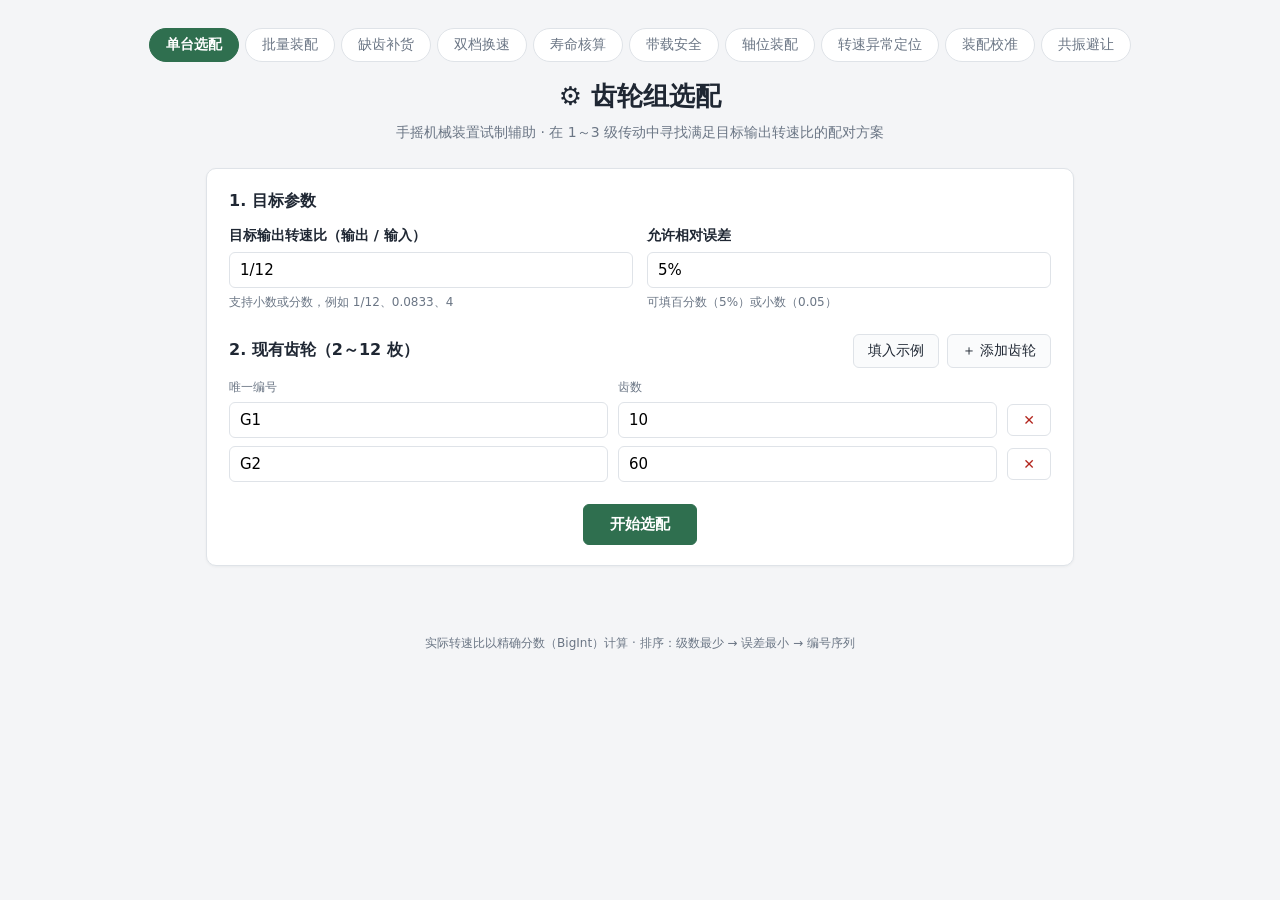
<file: public/index.html>
<!DOCTYPE html>
<html lang="zh-CN">
<head>
  <meta charset="UTF-8" />
  <meta name="viewport" content="width=device-width, initial-scale=1.0" />
  <title>齿轮组选配 · 手摇机械试制</title>
  <link rel="stylesheet" href="styles.css" />
</head>
<body>
  <header class="site-header">
    <nav class="top-nav">
      <a href="/" class="active">单台选配</a>
      <a href="/batch">批量装配</a>
      <a href="/procure">缺齿补货</a>
      <a href="/dual-speed">双档换速</a>
      <a href="/life">寿命核算</a>
      <a href="/torque">带载安全</a>
      <a href="/layout">轴位装配</a>
      <a href="/diagnose">转速异常定位</a>
      <a href="/phase-reset">装配校准</a>
      <a href="/resonance">共振避让</a>
    </nav>
    <h1>⚙️ 齿轮组选配</h1>
    <p class="subtitle">手摇机械装置试制辅助 · 在 1～3 级传动中寻找满足目标输出转速比的配对方案</p>
  </header>

  <main>
    <form id="search-form" class="card">
      <section>
        <h2>1. 目标参数</h2>
        <div class="grid two">
          <label class="field">
            <span>目标输出转速比（输出 / 输入）</span>
            <input id="target" name="target" value="1/12" placeholder="如 0.0833 或 1/12" required />
            <small>支持小数或分数，例如 1/12、0.0833、4</small>
          </label>
          <label class="field">
            <span>允许相对误差</span>
            <input id="tolerance" name="tolerance" value="5%" placeholder="如 5% 或 0.05" required />
            <small>可填百分数（5%）或小数（0.05）</small>
          </label>
        </div>
      </section>

      <section>
        <div class="section-head">
          <h2>2. 现有齿轮（2～12 枚）</h2>
          <div class="btn-row">
            <button type="button" id="btn-example" class="btn ghost">填入示例</button>
            <button type="button" id="btn-add" class="btn ghost">＋ 添加齿轮</button>
          </div>
        </div>
        <div class="gear-grid-head">
          <span>唯一编号</span><span>齿数</span><span></span>
        </div>
        <div id="gear-rows"></div>
      </section>

      <div class="actions">
        <button type="submit" class="btn primary">开始选配</button>
      </div>

      <p id="form-error" class="alert error" hidden></p>
    </form>

    <section id="result-panel" class="card" hidden>
      <div class="section-head">
        <h2>3. 选配结果</h2>
        <span id="result-summary" class="summary"></span>
      </div>
      <p id="no-solution" class="alert warn" hidden></p>
      <p id="truncated-note" class="muted" hidden></p>
      <div id="result-list"></div>
    </section>
  </main>

  <footer class="site-footer">
    <span>实际转速比以精确分数（BigInt）计算 · 排序：级数最少 → 误差最小 → 编号序列</span>
  </footer>

  <script src="app.js"></script>
</body>
</html>
</file>
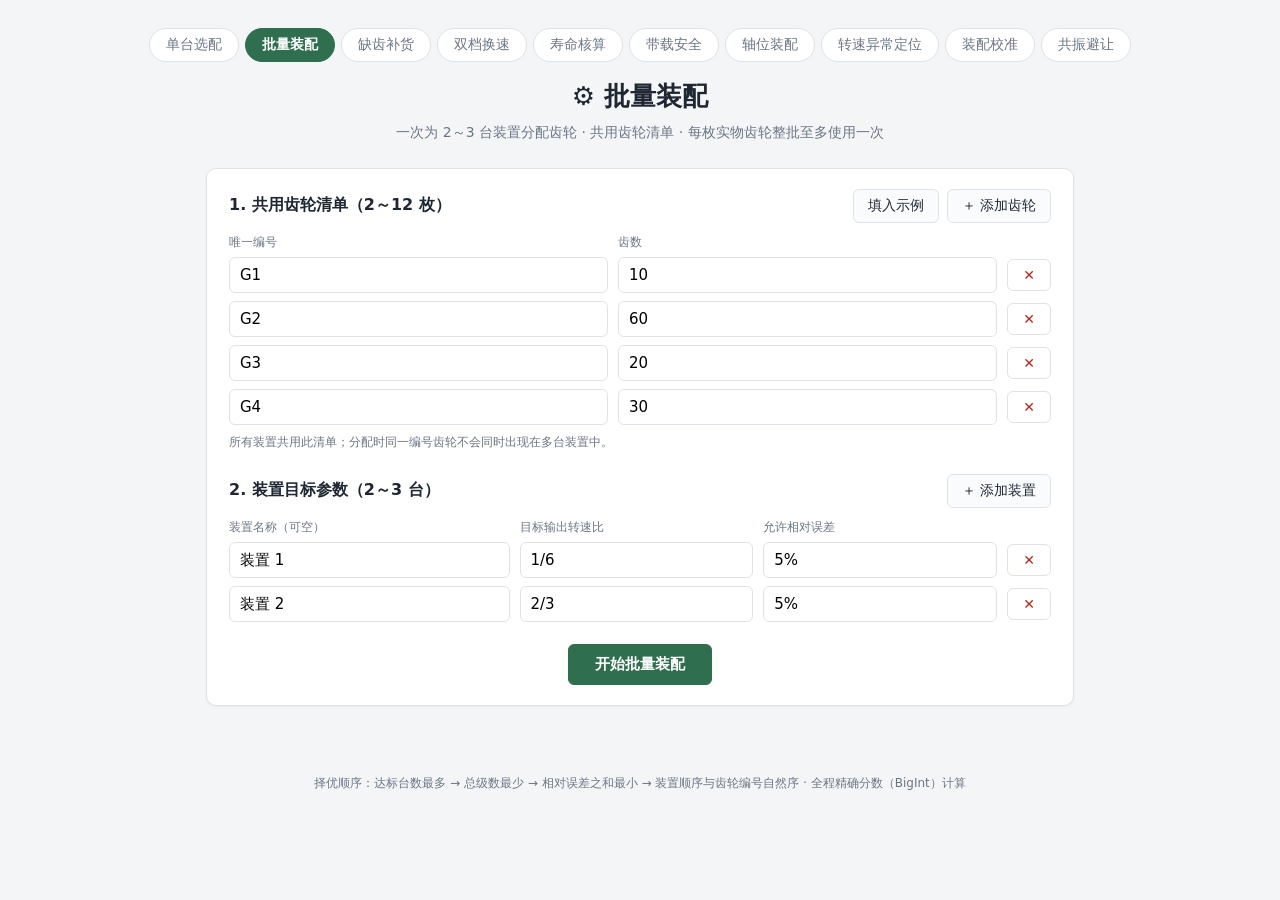
<file: public/batch.html>
<!DOCTYPE html>
<html lang="zh-CN">
<head>
  <meta charset="UTF-8" />
  <meta name="viewport" content="width=device-width, initial-scale=1.0" />
  <title>批量装配 · 齿轮组选配</title>
  <link rel="stylesheet" href="styles.css" />
</head>
<body>
  <header class="site-header">
    <nav class="top-nav">
      <a href="/">单台选配</a>
      <a href="/batch" class="active">批量装配</a>
      <a href="/procure">缺齿补货</a>
      <a href="/dual-speed">双档换速</a>
      <a href="/life">寿命核算</a>
      <a href="/torque">带载安全</a>
      <a href="/layout">轴位装配</a>
      <a href="/diagnose">转速异常定位</a>
      <a href="/phase-reset">装配校准</a>
      <a href="/resonance">共振避让</a>
    </nav>
    <h1>⚙️ 批量装配</h1>
    <p class="subtitle">一次为 2～3 台装置分配齿轮 · 共用齿轮清单 · 每枚实物齿轮整批至多使用一次</p>
  </header>

  <main>
    <form id="batch-form" class="card">
      <section>
        <div class="section-head">
          <h2>1. 共用齿轮清单（2～12 枚）</h2>
          <div class="btn-row">
            <button type="button" id="btn-example" class="btn ghost">填入示例</button>
            <button type="button" id="btn-add-gear" class="btn ghost">＋ 添加齿轮</button>
          </div>
        </div>
        <div class="gear-grid-head">
          <span>唯一编号</span><span>齿数</span><span></span>
        </div>
        <div id="gear-rows"></div>
        <p class="muted">所有装置共用此清单；分配时同一编号齿轮不会同时出现在多台装置中。</p>
      </section>

      <section>
        <div class="section-head">
          <h2>2. 装置目标参数（2～3 台）</h2>
          <div class="btn-row">
            <button type="button" id="btn-add-device" class="btn ghost">＋ 添加装置</button>
          </div>
        </div>
        <div class="device-grid-head">
          <span>装置名称（可空）</span><span>目标输出转速比</span><span>允许相对误差</span><span></span>
        </div>
        <div id="device-rows"></div>
      </section>

      <div class="actions">
        <button type="submit" class="btn primary">开始批量装配</button>
      </div>

      <p id="form-error" class="alert error" hidden></p>
    </form>

    <section id="result-panel" class="card" hidden>
      <div class="section-head">
        <h2>3. 批量分配结果</h2>
        <span id="result-summary" class="summary"></span>
      </div>
      <div id="device-results"></div>
      <div id="unused-panel" class="unused-panel">
        <h3>未使用齿轮（<span id="unused-count">0</span> 枚）</h3>
        <div id="unused-list" class="chip-list"></div>
      </div>
    </section>
  </main>

  <footer class="site-footer">
    <span>择优顺序：达标台数最多 → 总级数最少 → 相对误差之和最小 → 装置顺序与齿轮编号自然序 · 全程精确分数（BigInt）计算</span>
  </footer>

  <script src="batch.js"></script>
</body>
</html>
</file>
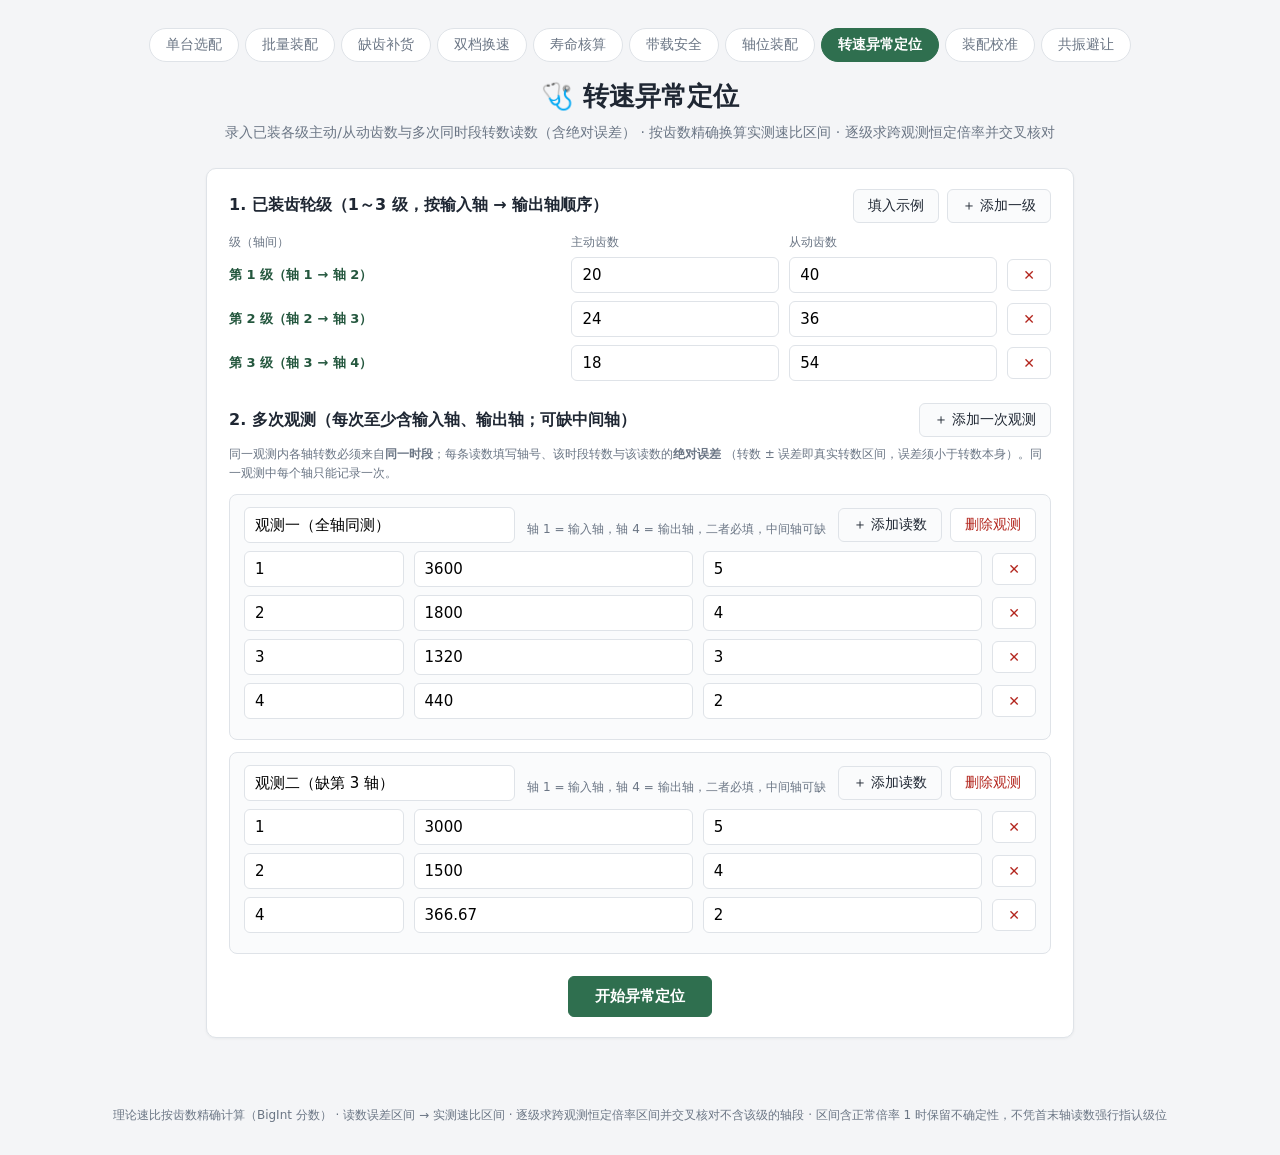
<file: public/diagnose.html>
<!DOCTYPE html>
<html lang="zh-CN">
<head>
  <meta charset="UTF-8" />
  <meta name="viewport" content="width=device-width, initial-scale=1.0" />
  <title>转速异常定位 · 齿轮组选配</title>
  <link rel="stylesheet" href="styles.css" />
</head>
<body>
  <header class="site-header">
    <nav class="top-nav">
      <a href="/">单台选配</a>
      <a href="/batch">批量装配</a>
      <a href="/procure">缺齿补货</a>
      <a href="/dual-speed">双档换速</a>
      <a href="/life">寿命核算</a>
      <a href="/torque">带载安全</a>
      <a href="/layout">轴位装配</a>
      <a href="/diagnose" class="active">转速异常定位</a>
      <a href="/phase-reset">装配校准</a>
      <a href="/resonance">共振避让</a>
    </nav>
    <h1>🩺 转速异常定位</h1>
    <p class="subtitle">录入已装各级主动/从动齿数与多次同时段转数读数（含绝对误差） · 按齿数精确换算实测速比区间 · 逐级求跨观测恒定倍率并交叉核对</p>
  </header>

  <main>
    <form id="diagnose-form" class="card">
      <section>
        <div class="section-head">
          <h2>1. 已装齿轮级（1～3 级，按输入轴 → 输出轴顺序）</h2>
          <div class="btn-row">
            <button type="button" id="btn-example" class="btn ghost">填入示例</button>
            <button type="button" id="btn-stage-add" class="btn ghost">＋ 添加一级</button>
          </div>
        </div>
        <div class="stage-grid-head">
          <span>级（轴间）</span><span>主动齿数</span><span>从动齿数</span><span></span>
        </div>
        <div id="stage-rows"></div>
      </section>

      <section>
        <div class="section-head">
          <h2>2. 多次观测（每次至少含输入轴、输出轴；可缺中间轴）</h2>
          <div class="btn-row">
            <button type="button" id="btn-obs-add" class="btn ghost">＋ 添加一次观测</button>
          </div>
        </div>
        <p class="muted">
          同一观测内各轴转数必须来自<strong>同一时段</strong>；每条读数填写轴号、该时段转数与该读数的<strong>绝对误差</strong>
          （转数 ± 误差即真实转数区间，误差须小于转数本身）。同一观测中每个轴只能记录一次。
        </p>
        <div id="obs-list"></div>
      </section>

      <div class="actions">
        <button type="submit" class="btn primary">开始异常定位</button>
      </div>

      <p id="form-error" class="alert error" hidden></p>
    </form>

    <section id="result-panel" class="card" hidden>
      <div class="section-head">
        <h2>3. 诊断结果</h2>
        <span id="result-summary" class="summary"></span>
      </div>
      <p id="verdict-alert" class="alert" hidden></p>
      <div id="result-detail"></div>
    </section>
  </main>

  <footer class="site-footer">
    <span>理论速比按齿数精确计算（BigInt 分数） · 读数误差区间 → 实测速比区间 · 逐级求跨观测恒定倍率区间并交叉核对不含该级的轴段 · 区间含正常倍率 1 时保留不确定性，不凭首末轴读数强行指认级位</span>
  </footer>

  <script src="diagnose.js"></script>
</body>
</html>
</file>
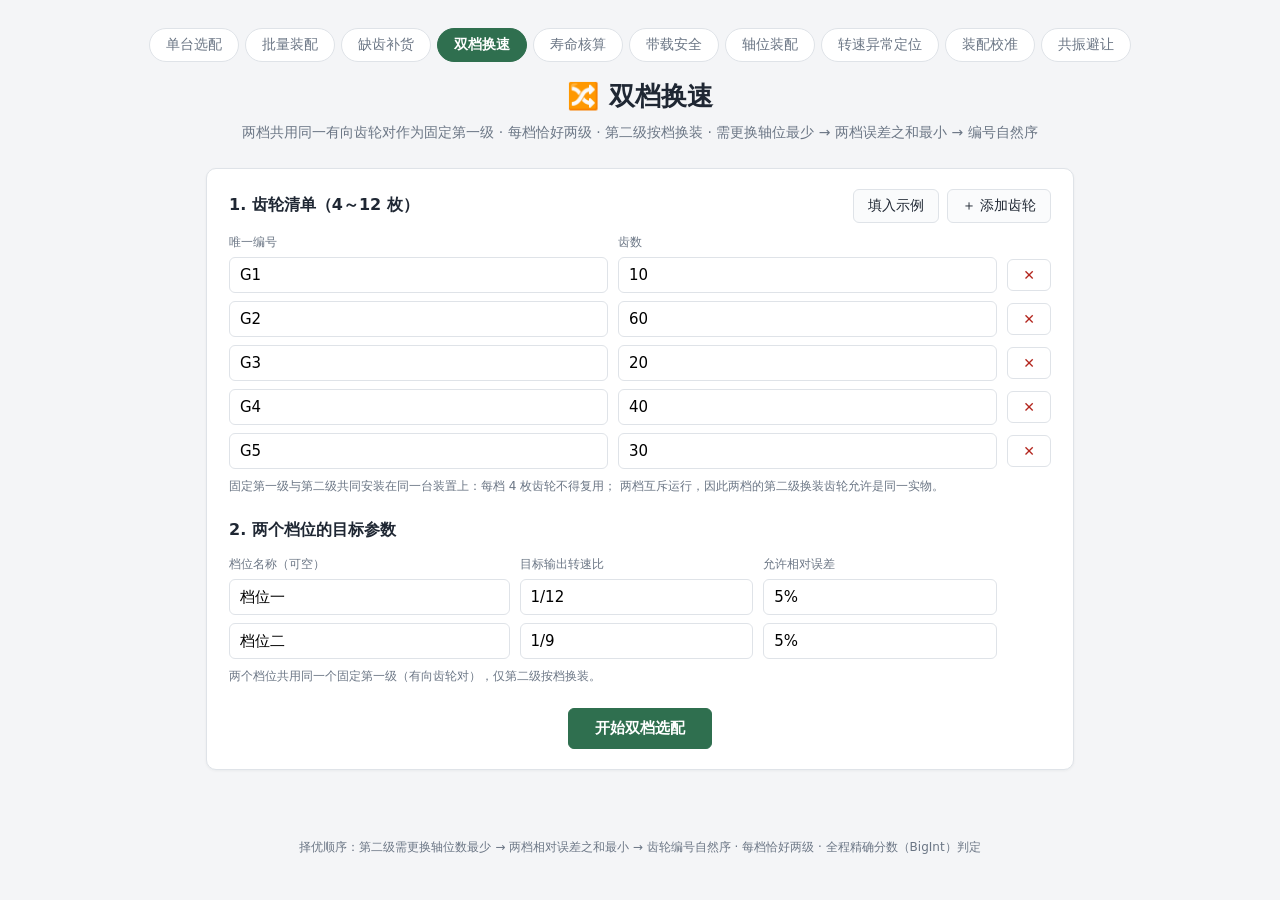
<file: public/dual-speed.html>
<!DOCTYPE html>
<html lang="zh-CN">
<head>
  <meta charset="UTF-8" />
  <meta name="viewport" content="width=device-width, initial-scale=1.0" />
  <title>双档换速 · 齿轮组选配</title>
  <link rel="stylesheet" href="styles.css" />
</head>
<body>
  <header class="site-header">
    <nav class="top-nav">
      <a href="/">单台选配</a>
      <a href="/batch">批量装配</a>
      <a href="/procure">缺齿补货</a>
      <a href="/dual-speed" class="active">双档换速</a>
      <a href="/life">寿命核算</a>
      <a href="/torque">带载安全</a>
      <a href="/layout">轴位装配</a>
      <a href="/diagnose">转速异常定位</a>
      <a href="/phase-reset">装配校准</a>
      <a href="/resonance">共振避让</a>
    </nav>
    <h1>🔀 双档换速</h1>
    <p class="subtitle">两档共用同一有向齿轮对作为固定第一级 · 每档恰好两级 · 第二级按档换装 · 需更换轴位最少 → 两档误差之和最小 → 编号自然序</p>
  </header>

  <main>
    <form id="dual-form" class="card">
      <section>
        <div class="section-head">
          <h2>1. 齿轮清单（4～12 枚）</h2>
          <div class="btn-row">
            <button type="button" id="btn-example" class="btn ghost">填入示例</button>
            <button type="button" id="btn-add-gear" class="btn ghost">＋ 添加齿轮</button>
          </div>
        </div>
        <div class="gear-grid-head">
          <span>唯一编号</span><span>齿数</span><span></span>
        </div>
        <div id="gear-rows"></div>
        <p class="muted">
          固定第一级与第二级共同安装在同一台装置上：每档 4 枚齿轮不得复用；
          两档互斥运行，因此两档的第二级换装齿轮允许是同一实物。
        </p>
      </section>

      <section>
        <h2>2. 两个档位的目标参数</h2>
        <div class="device-grid-head">
          <span>档位名称（可空）</span><span>目标输出转速比</span><span>允许相对误差</span><span></span>
        </div>
        <div id="speed-rows"></div>
        <p class="muted">两个档位共用同一个固定第一级（有向齿轮对），仅第二级按档换装。</p>
      </section>

      <div class="actions">
        <button type="submit" class="btn primary">开始双档选配</button>
      </div>

      <p id="form-error" class="alert error" hidden></p>
    </form>

    <section id="result-panel" class="card" hidden>
      <div class="section-head">
        <h2>3. 双档选配结果</h2>
        <span id="result-summary" class="summary"></span>
      </div>
      <p id="result-banner" class="alert" hidden></p>
      <div id="no-solution-detail"></div>

      <div id="result-body" hidden>
        <div id="fixed-panel"></div>

        <h3 class="block-title">两档换装方案</h3>
        <div id="speed-results"></div>

        <div id="change-panel" class="unused-panel"></div>

        <div id="life-entry" class="actions">
          <button type="button" id="btn-life" class="btn primary">⏳ 前往寿命核算</button>
          <p class="muted">
            携带本方案的固定第一级与两档换装第二级进入寿命核算页：填写每档每轮计划输入圈数
            与各齿轮剩余允许转数，核算全部齿轮均不超限时最多可完整执行的计划轮数。
          </p>
        </div>
      </div>
    </section>
  </main>

  <footer class="site-footer">
    <span>择优顺序：第二级需更换轴位数最少 → 两档相对误差之和最小 → 齿轮编号自然序 · 每档恰好两级 · 全程精确分数（BigInt）判定</span>
  </footer>

  <script src="dual-speed.js"></script>
</body>
</html>
</file>
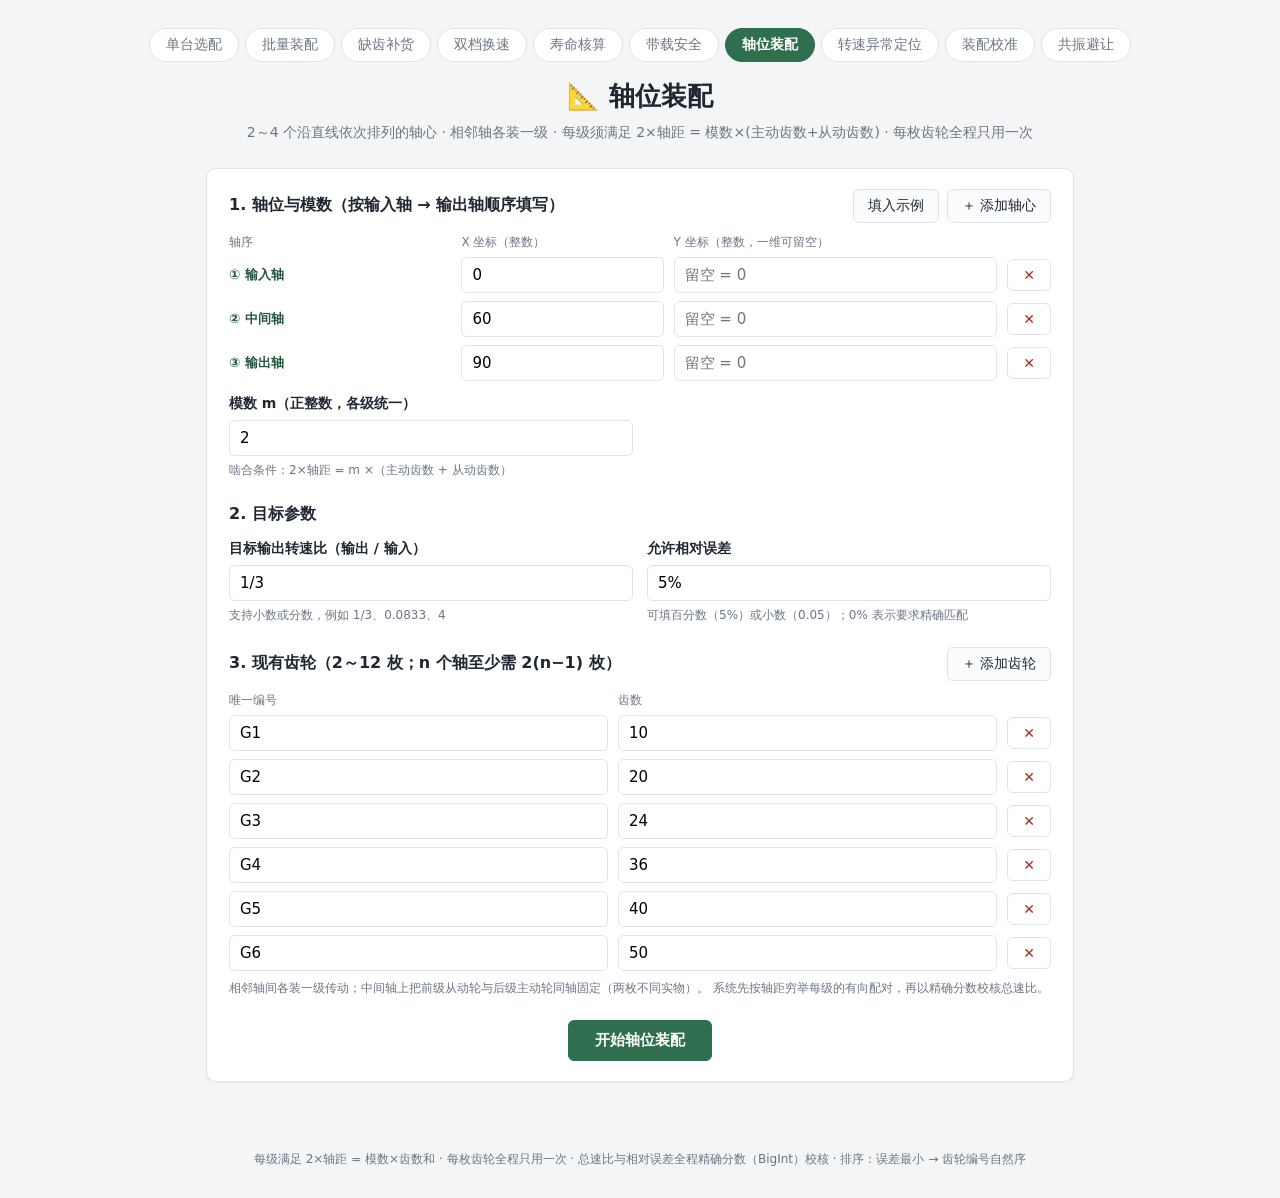
<file: public/layout.html>
<!DOCTYPE html>
<html lang="zh-CN">
<head>
  <meta charset="UTF-8" />
  <meta name="viewport" content="width=device-width, initial-scale=1.0" />
  <title>轴位装配 · 齿轮组选配</title>
  <link rel="stylesheet" href="styles.css" />
</head>
<body>
  <header class="site-header">
    <nav class="top-nav">
      <a href="/">单台选配</a>
      <a href="/batch">批量装配</a>
      <a href="/procure">缺齿补货</a>
      <a href="/dual-speed">双档换速</a>
      <a href="/life">寿命核算</a>
      <a href="/torque">带载安全</a>
      <a href="/layout" class="active">轴位装配</a>
      <a href="/diagnose">转速异常定位</a>
      <a href="/phase-reset">装配校准</a>
      <a href="/resonance">共振避让</a>
    </nav>
    <h1>📐 轴位装配</h1>
    <p class="subtitle">2～4 个沿直线依次排列的轴心 · 相邻轴各装一级 · 每级须满足 2×轴距 = 模数×(主动齿数+从动齿数) · 每枚齿轮全程只用一次</p>
  </header>

  <main>
    <form id="layout-form" class="card">
      <section>
        <div class="section-head">
          <h2>1. 轴位与模数（按输入轴 → 输出轴顺序填写）</h2>
          <div class="btn-row">
            <button type="button" id="btn-example" class="btn ghost">填入示例</button>
            <button type="button" id="btn-axis-add" class="btn ghost">＋ 添加轴心</button>
          </div>
        </div>
        <div class="axis-grid-head">
          <span>轴序</span><span>X 坐标（整数）</span><span>Y 坐标（整数，一维可留空）</span><span></span>
        </div>
        <div id="axis-rows"></div>
        <div class="grid two" style="margin-top:12px;">
          <label class="field">
            <span>模数 m（正整数，各级统一）</span>
            <input id="module" name="module" type="number" min="1" max="100000" step="1" value="2" required />
            <small>啮合条件：2×轴距 = m ×（主动齿数 + 从动齿数）</small>
          </label>
        </div>
      </section>

      <section>
        <h2>2. 目标参数</h2>
        <div class="grid two">
          <label class="field">
            <span>目标输出转速比（输出 / 输入）</span>
            <input id="target" name="target" value="1/3" placeholder="如 0.0833 或 1/12" required />
            <small>支持小数或分数，例如 1/3、0.0833、4</small>
          </label>
          <label class="field">
            <span>允许相对误差</span>
            <input id="tolerance" name="tolerance" value="5%" placeholder="如 5% 或 0.05" required />
            <small>可填百分数（5%）或小数（0.05）；0% 表示要求精确匹配</small>
          </label>
        </div>
      </section>

      <section>
        <div class="section-head">
          <h2>3. 现有齿轮（2～12 枚；n 个轴至少需 2(n−1) 枚）</h2>
          <div class="btn-row">
            <button type="button" id="btn-gear-add" class="btn ghost">＋ 添加齿轮</button>
          </div>
        </div>
        <div class="gear-grid-head">
          <span>唯一编号</span><span>齿数</span><span></span>
        </div>
        <div id="gear-rows"></div>
        <p class="muted">
          相邻轴间各装一级传动；中间轴上把前级从动轮与后级主动轮同轴固定（两枚不同实物）。
          系统先按轴距穷举每级的有向配对，再以精确分数校核总速比。
        </p>
      </section>

      <div class="actions">
        <button type="submit" class="btn primary">开始轴位装配</button>
      </div>

      <p id="form-error" class="alert error" hidden></p>
    </form>

    <section id="result-panel" class="card" hidden>
      <div class="section-head">
        <h2>4. 装配结果</h2>
        <span id="result-summary" class="summary"></span>
      </div>
      <p id="no-solution" class="alert" hidden></p>
      <div id="geometry-panel"></div>
      <div id="result-detail"></div>
    </section>
  </main>

  <footer class="site-footer">
    <span>每级满足 2×轴距 = 模数×齿数和 · 每枚齿轮全程只用一次 · 总速比与相对误差全程精确分数（BigInt）校核 · 排序：误差最小 → 齿轮编号自然序</span>
  </footer>

  <script src="layout.js"></script>
</body>
</html>
</file>
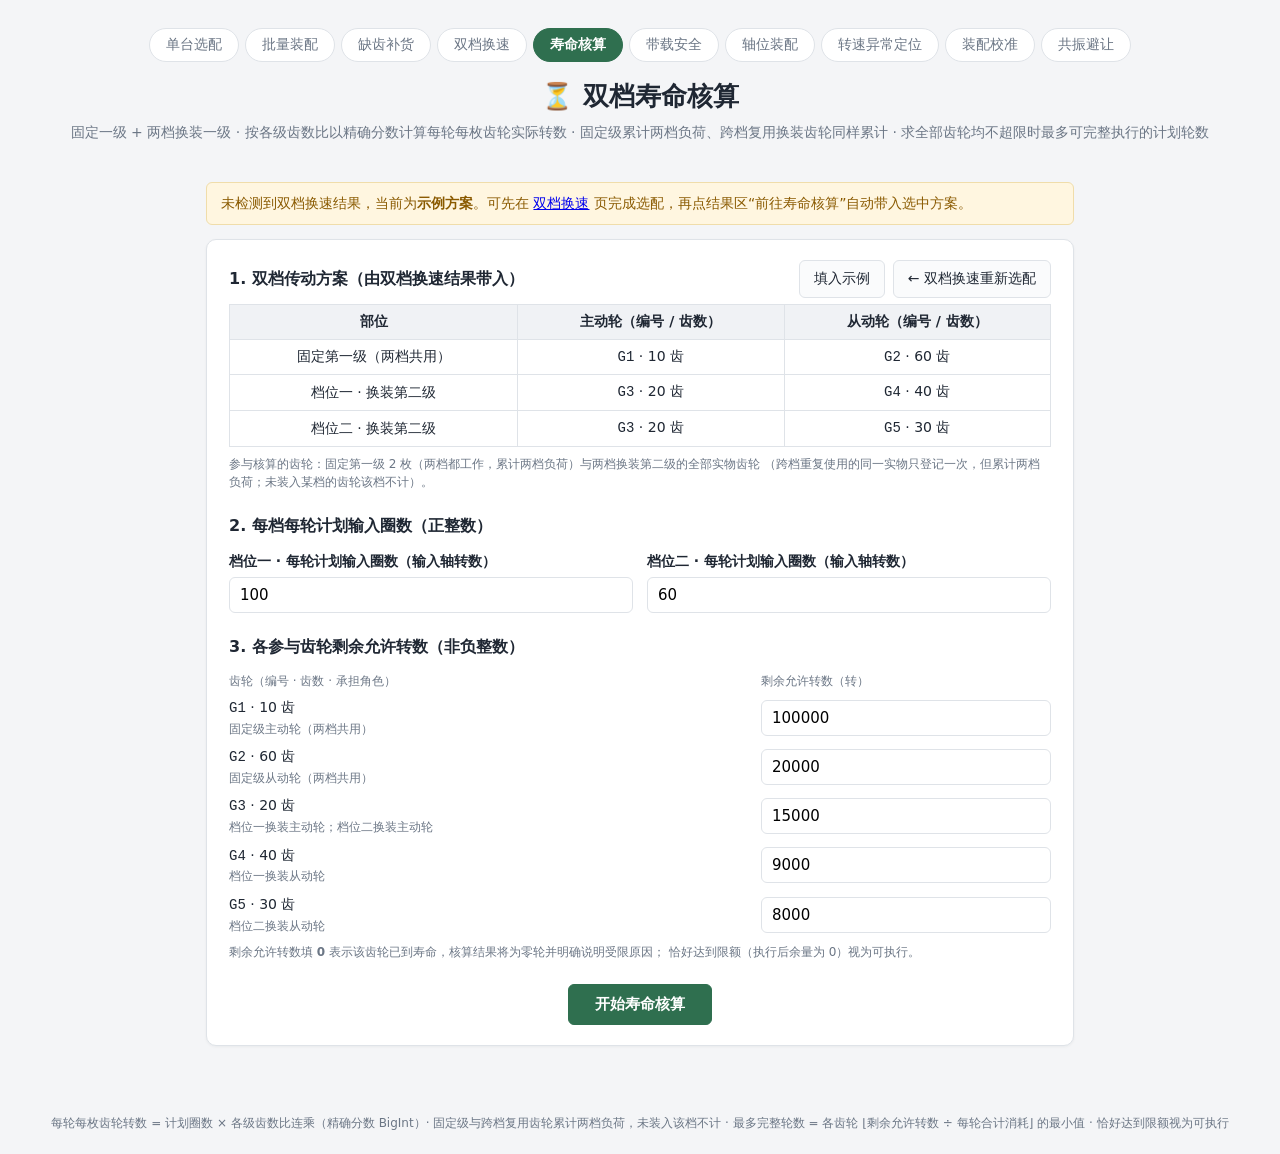
<file: public/life.html>
<!DOCTYPE html>
<html lang="zh-CN">
<head>
  <meta charset="UTF-8" />
  <meta name="viewport" content="width=device-width, initial-scale=1.0" />
  <title>双档寿命核算 · 齿轮组选配</title>
  <link rel="stylesheet" href="styles.css" />
</head>
<body>
  <header class="site-header">
    <nav class="top-nav">
      <a href="/">单台选配</a>
      <a href="/batch">批量装配</a>
      <a href="/procure">缺齿补货</a>
      <a href="/dual-speed">双档换速</a>
      <a href="/life" class="active">寿命核算</a>
      <a href="/torque">带载安全</a>
      <a href="/layout">轴位装配</a>
      <a href="/diagnose">转速异常定位</a>
      <a href="/phase-reset">装配校准</a>
      <a href="/resonance">共振避让</a>
    </nav>
    <h1>⏳ 双档寿命核算</h1>
    <p class="subtitle">固定一级 + 两档换装一级 · 按各级齿数比以精确分数计算每轮每枚齿轮实际转数 · 固定级累计两档负荷、跨档复用换装齿轮同样累计 · 求全部齿轮均不超限时最多可完整执行的计划轮数</p>
  </header>

  <main>
    <p id="scheme-hint" class="alert" hidden></p>

    <form id="life-form" class="card">
      <section>
        <div class="section-head">
          <h2>1. 双档传动方案（由双档换速结果带入）</h2>
          <div class="btn-row">
            <button type="button" id="btn-example" class="btn ghost">填入示例</button>
            <a class="btn ghost" href="/dual-speed">← 双档换速重新选配</a>
          </div>
        </div>
        <div id="scheme-panel"></div>
        <p class="muted">
          参与核算的齿轮：固定第一级 2 枚（两档都工作，累计两档负荷）与两档换装第二级的全部实物齿轮
          （跨档重复使用的同一实物只登记一次，但累计两档负荷；未装入某档的齿轮该档不计）。
        </p>
      </section>

      <section>
        <h2>2. 每档每轮计划输入圈数（正整数）</h2>
        <div class="grid two" id="turns-grid"></div>
      </section>

      <section>
        <h2>3. 各参与齿轮剩余允许转数（非负整数）</h2>
        <div class="life-grid-head">
          <span>齿轮（编号 · 齿数 · 承担角色）</span><span>剩余允许转数（转）</span>
        </div>
        <div id="remaining-rows"></div>
        <p class="muted">
          剩余允许转数填 <strong>0</strong> 表示该齿轮已到寿命，核算结果将为零轮并明确说明受限原因；
          恰好达到限额（执行后余量为 0）视为可执行。
        </p>
      </section>

      <div class="actions">
        <button type="submit" class="btn primary">开始寿命核算</button>
      </div>

      <p id="form-error" class="alert error" hidden></p>
    </form>

    <section id="result-panel" class="card" hidden>
      <div class="section-head">
        <h2>4. 寿命核算结果</h2>
        <span id="result-summary" class="summary"></span>
      </div>
      <p id="verdict-alert" class="alert" hidden></p>
      <div id="result-detail"></div>
    </section>
  </main>

  <footer class="site-footer">
    <span>每轮每枚齿轮转数 = 计划圈数 × 各级齿数比连乘（精确分数 BigInt）· 固定级与跨档复用齿轮累计两档负荷，未装入该档不计 · 最多完整轮数 = 各齿轮 ⌊剩余允许转数 ÷ 每轮合计消耗⌋ 的最小值 · 恰好达到限额视为可执行</span>
  </footer>

  <script src="life.js"></script>
</body>
</html>
</file>
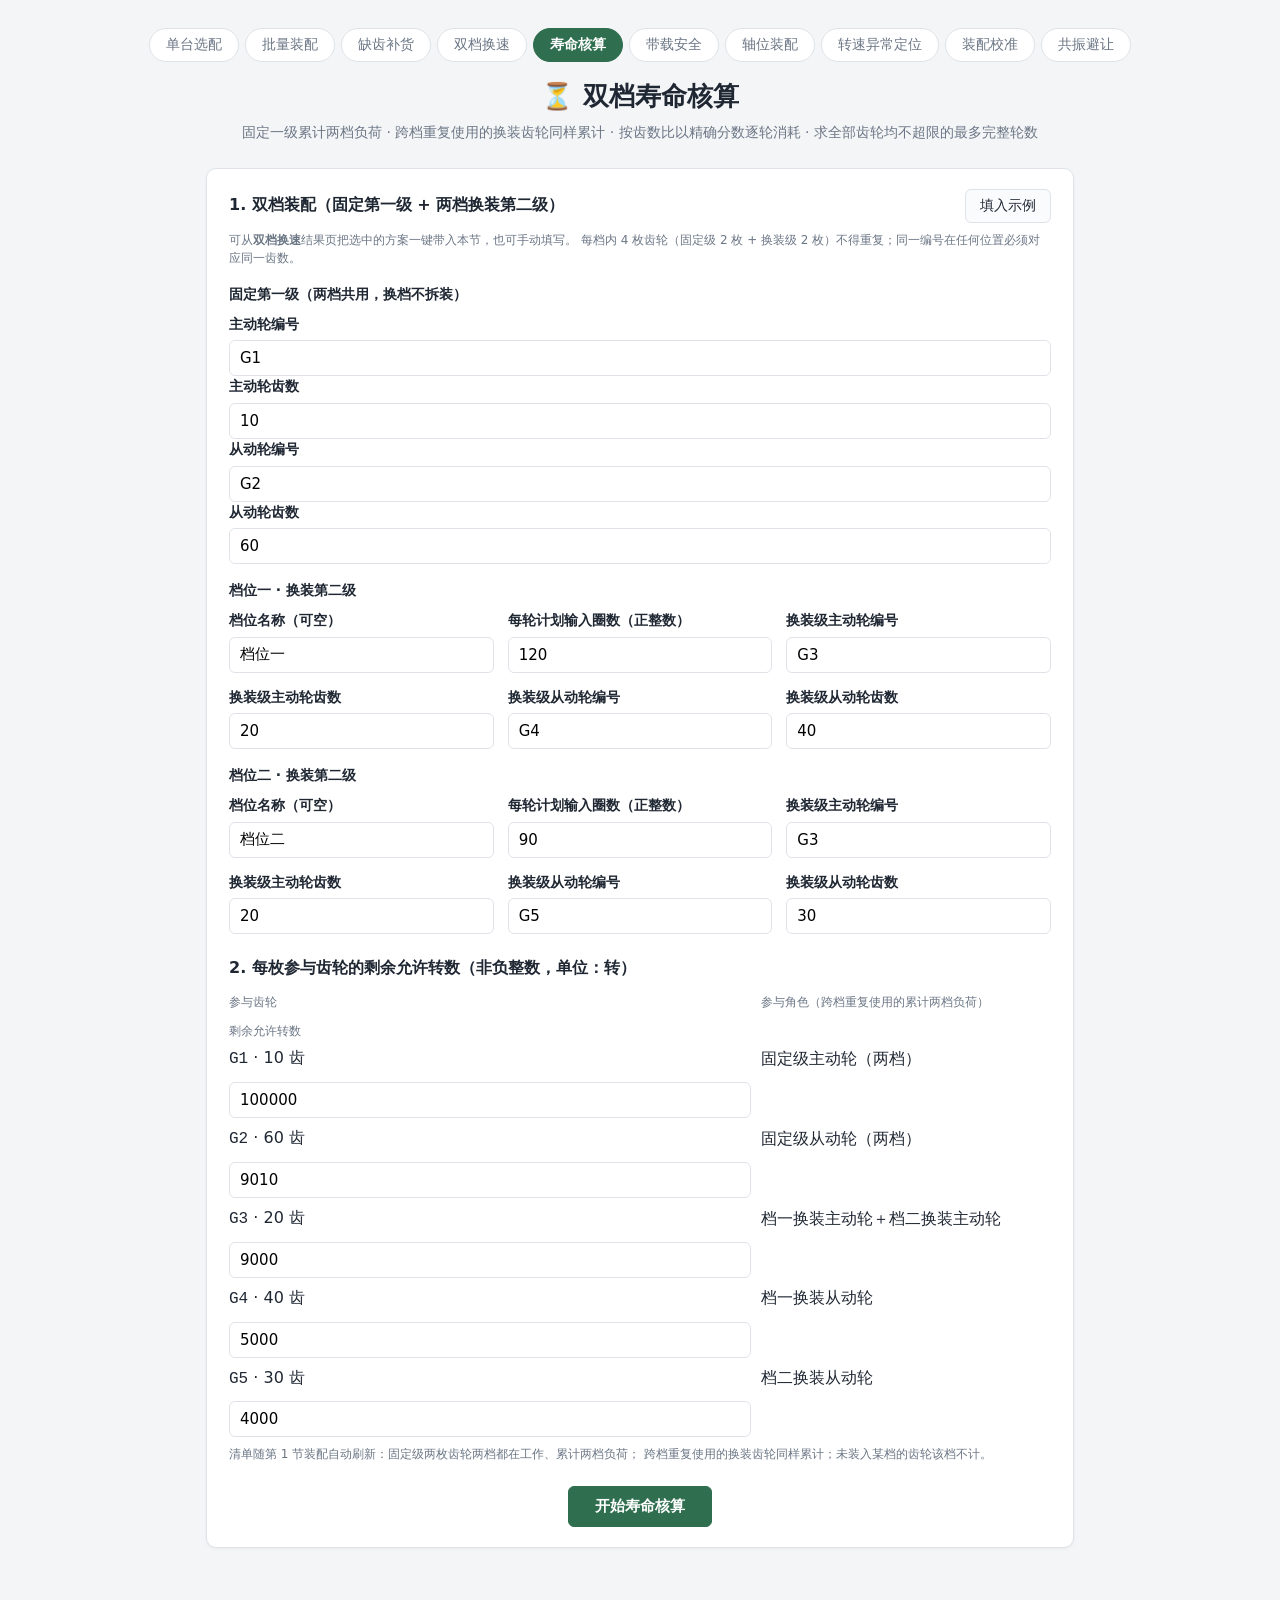
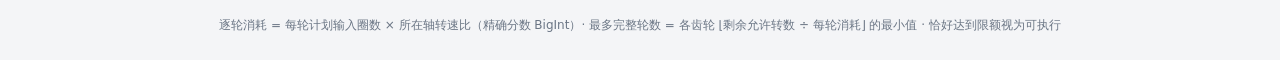
<file: public/lifetime.html>
<!DOCTYPE html>
<html lang="zh-CN">
<head>
  <meta charset="UTF-8" />
  <meta name="viewport" content="width=device-width, initial-scale=1.0" />
  <title>寿命核算 · 齿轮组选配</title>
  <link rel="stylesheet" href="styles.css" />
</head>
<body>
  <header class="site-header">
    <nav class="top-nav">
      <a href="/">单台选配</a>
      <a href="/batch">批量装配</a>
      <a href="/procure">缺齿补货</a>
      <a href="/dual-speed">双档换速</a>
      <a href="/lifetime" class="active">寿命核算</a>
      <a href="/torque">带载安全</a>
      <a href="/layout">轴位装配</a>
      <a href="/diagnose">转速异常定位</a>
      <a href="/phase-reset">装配校准</a>
      <a href="/resonance">共振避让</a>
    </nav>
    <h1>⏳ 双档寿命核算</h1>
    <p class="subtitle">固定一级累计两档负荷 · 跨档重复使用的换装齿轮同样累计 · 按齿数比以精确分数逐轮消耗 · 求全部齿轮均不超限的最多完整轮数</p>
  </header>

  <main>
    <form id="lifetime-form" class="card">
      <section>
        <div class="section-head">
          <h2>1. 双档装配（固定第一级 + 两档换装第二级）</h2>
          <div class="btn-row">
            <button type="button" id="btn-example" class="btn ghost">填入示例</button>
          </div>
        </div>
        <p class="muted">
          可从<strong>双档换速</strong>结果页把选中的方案一键带入本节，也可手动填写。
          每档内 4 枚齿轮（固定级 2 枚 + 换装级 2 枚）不得重复；同一编号在任何位置必须对应同一齿数。
        </p>
        <p id="carry-note" class="alert ok" hidden>
          已从双档换速结果带入选中的固定一级与两档换装一级，请继续填写每档每轮计划输入圈数与各齿轮剩余允许转数。
        </p>

        <h3 class="block-title">固定第一级（两档共用，换档不拆装）</h3>
        <div class="grid four">
          <label class="field">
            <span>主动轮编号</span>
            <input id="fd-id" placeholder="如 G1" maxlength="30" />
          </label>
          <label class="field">
            <span>主动轮齿数</span>
            <input id="fd-teeth" type="number" min="1" max="100000" step="1" placeholder="齿数" />
          </label>
          <label class="field">
            <span>从动轮编号</span>
            <input id="fw-id" placeholder="如 G2" maxlength="30" />
          </label>
          <label class="field">
            <span>从动轮齿数</span>
            <input id="fw-teeth" type="number" min="1" max="100000" step="1" placeholder="齿数" />
          </label>
        </div>

        <h3 class="block-title">档位一 · 换装第二级</h3>
        <div class="grid three">
          <label class="field">
            <span>档位名称（可空）</span>
            <input id="s1-name" placeholder="默认 档位 1" maxlength="30" />
          </label>
          <label class="field">
            <span>每轮计划输入圈数（正整数）</span>
            <input id="s1-turns" type="number" min="1" max="1000000000000" step="1" placeholder="如 120" />
          </label>
          <label class="field">
            <span>换装级主动轮编号</span>
            <input id="s1-a-id" placeholder="如 G3" maxlength="30" />
          </label>
          <label class="field">
            <span>换装级主动轮齿数</span>
            <input id="s1-a-teeth" type="number" min="1" max="100000" step="1" placeholder="齿数" />
          </label>
          <label class="field">
            <span>换装级从动轮编号</span>
            <input id="s1-b-id" placeholder="如 G4" maxlength="30" />
          </label>
          <label class="field">
            <span>换装级从动轮齿数</span>
            <input id="s1-b-teeth" type="number" min="1" max="100000" step="1" placeholder="齿数" />
          </label>
        </div>

        <h3 class="block-title">档位二 · 换装第二级</h3>
        <div class="grid three">
          <label class="field">
            <span>档位名称（可空）</span>
            <input id="s2-name" placeholder="默认 档位 2" maxlength="30" />
          </label>
          <label class="field">
            <span>每轮计划输入圈数（正整数）</span>
            <input id="s2-turns" type="number" min="1" max="1000000000000" step="1" placeholder="如 90" />
          </label>
          <label class="field">
            <span>换装级主动轮编号</span>
            <input id="s2-a-id" placeholder="如 G3" maxlength="30" />
          </label>
          <label class="field">
            <span>换装级主动轮齿数</span>
            <input id="s2-a-teeth" type="number" min="1" max="100000" step="1" placeholder="齿数" />
          </label>
          <label class="field">
            <span>换装级从动轮编号</span>
            <input id="s2-b-id" placeholder="如 G5" maxlength="30" />
          </label>
          <label class="field">
            <span>换装级从动轮齿数</span>
            <input id="s2-b-teeth" type="number" min="1" max="100000" step="1" placeholder="齿数" />
          </label>
        </div>
      </section>

      <section>
        <h2>2. 每枚参与齿轮的剩余允许转数（非负整数，单位：转）</h2>
        <div class="life-grid-head">
          <span>参与齿轮</span><span>参与角色（跨档重复使用的累计两档负荷）</span><span>剩余允许转数</span>
        </div>
        <div id="remaining-rows"></div>
        <p class="muted">
          清单随第 1 节装配自动刷新：固定级两枚齿轮两档都在工作、累计两档负荷；
          跨档重复使用的换装齿轮同样累计；未装入某档的齿轮该档不计。
        </p>
      </section>

      <div class="actions">
        <button type="submit" class="btn primary">开始寿命核算</button>
      </div>

      <p id="form-error" class="alert error" hidden></p>
    </form>

    <section id="result-panel" class="card" hidden>
      <div class="section-head">
        <h2>3. 寿命核算结果</h2>
        <span id="result-summary" class="summary"></span>
      </div>
      <p id="result-banner" class="alert" hidden></p>
      <div id="result-detail"></div>
    </section>
  </main>

  <footer class="site-footer">
    <span>逐轮消耗 = 每轮计划输入圈数 × 所在轴转速比（精确分数 BigInt）· 最多完整轮数 = 各齿轮 ⌊剩余允许转数 ÷ 每轮消耗⌋ 的最小值 · 恰好达到限额视为可执行</span>
  </footer>

  <script src="lifetime.js"></script>
</body>
</html>
</file>
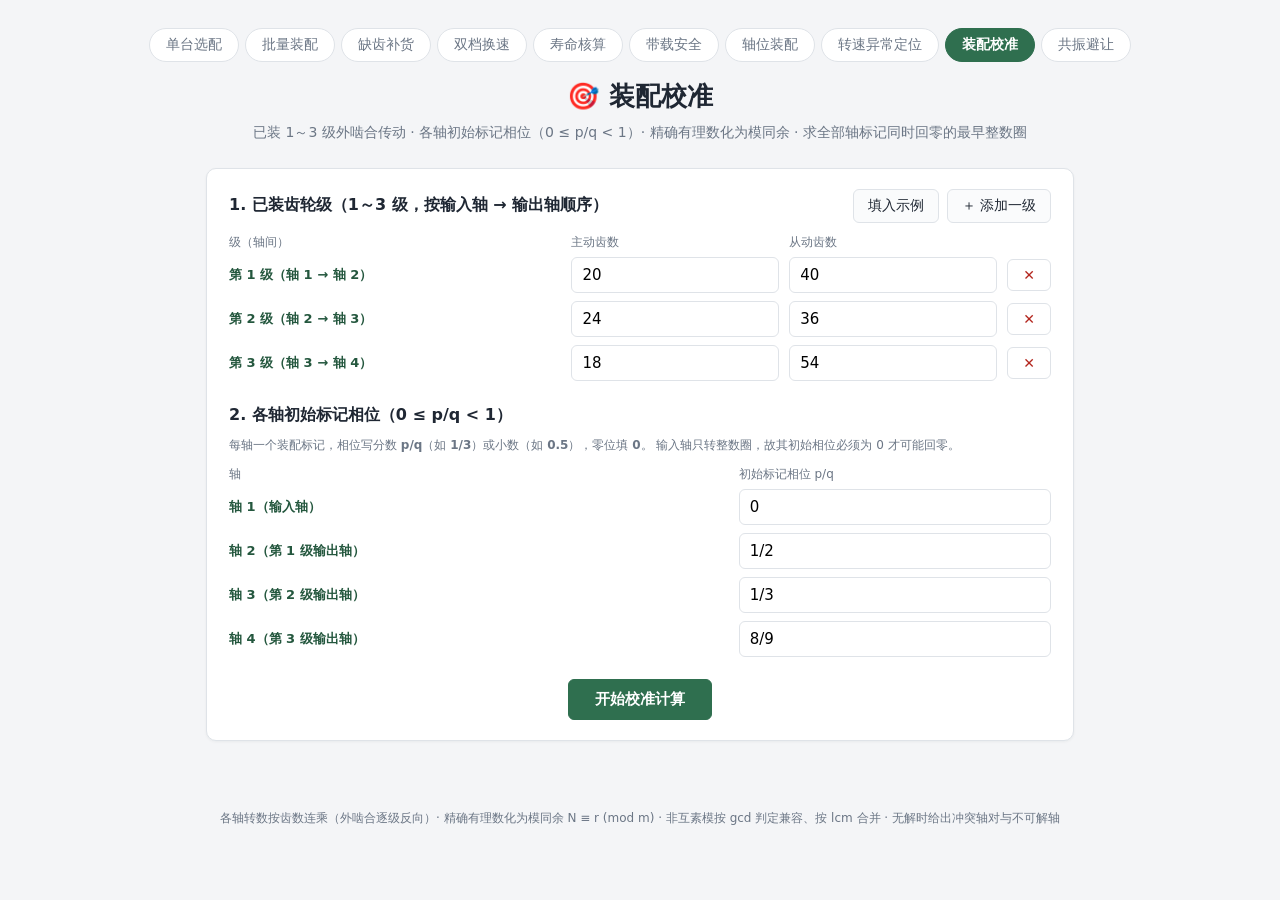
<file: public/phase-reset.html>
<!DOCTYPE html>
<html lang="zh-CN">
<head>
  <meta charset="UTF-8" />
  <meta name="viewport" content="width=device-width, initial-scale=1.0" />
  <title>装配校准 · 齿轮组选配</title>
  <link rel="stylesheet" href="styles.css" />
</head>
<body>
  <header class="site-header">
    <nav class="top-nav">
      <a href="/">单台选配</a>
      <a href="/batch">批量装配</a>
      <a href="/procure">缺齿补货</a>
      <a href="/dual-speed">双档换速</a>
      <a href="/life">寿命核算</a>
      <a href="/torque">带载安全</a>
      <a href="/layout">轴位装配</a>
      <a href="/diagnose">转速异常定位</a>
      <a href="/phase-reset" class="active">装配校准</a>
      <a href="/resonance">共振避让</a>
    </nav>
    <h1>🎯 装配校准</h1>
    <p class="subtitle">已装 1～3 级外啮合传动 · 各轴初始标记相位（0 ≤ p/q &lt; 1）· 精确有理数化为模同余 · 求全部轴标记同时回零的最早整数圈</p>
  </header>

  <main>
    <form id="phase-form" class="card">
      <section>
        <div class="section-head">
          <h2>1. 已装齿轮级（1～3 级，按输入轴 → 输出轴顺序）</h2>
          <div class="btn-row">
            <button type="button" id="btn-example" class="btn ghost">填入示例</button>
            <button type="button" id="btn-stage-add" class="btn ghost">＋ 添加一级</button>
          </div>
        </div>
        <div class="stage-grid-head">
          <span>级（轴间）</span><span>主动齿数</span><span>从动齿数</span><span></span>
        </div>
        <div id="stage-rows"></div>
      </section>

      <section>
        <div class="section-head">
          <h2>2. 各轴初始标记相位（0 ≤ p/q &lt; 1）</h2>
        </div>
        <p class="muted">
          每轴一个装配标记，相位写分数 <strong>p/q</strong>（如 <strong>1/3</strong>）或小数（如 <strong>0.5</strong>），零位填 <strong>0</strong>。
          输入轴只转整数圈，故其初始相位必须为 0 才可能回零。
        </p>
        <div class="phase-grid-head">
          <span>轴</span><span>初始标记相位 p/q</span>
        </div>
        <div id="phase-rows"></div>
      </section>

      <div class="actions">
        <button type="submit" class="btn primary">开始校准计算</button>
      </div>

      <p id="form-error" class="alert error" hidden></p>
    </form>

    <section id="result-panel" class="card" hidden>
      <div class="section-head">
        <h2>3. 校准计算过程与结论</h2>
        <span id="result-summary" class="summary"></span>
      </div>
      <p id="verdict-alert" class="alert" hidden></p>
      <div id="result-detail"></div>
    </section>
  </main>

  <footer class="site-footer">
    <span>各轴转数按齿数连乘（外啮合逐级反向）· 精确有理数化为模同余 N ≡ r (mod m) · 非互素模按 gcd 判定兼容、按 lcm 合并 · 无解时给出冲突轴对与不可解轴</span>
  </footer>

  <script src="phase-reset.js"></script>
</body>
</html>
</file>
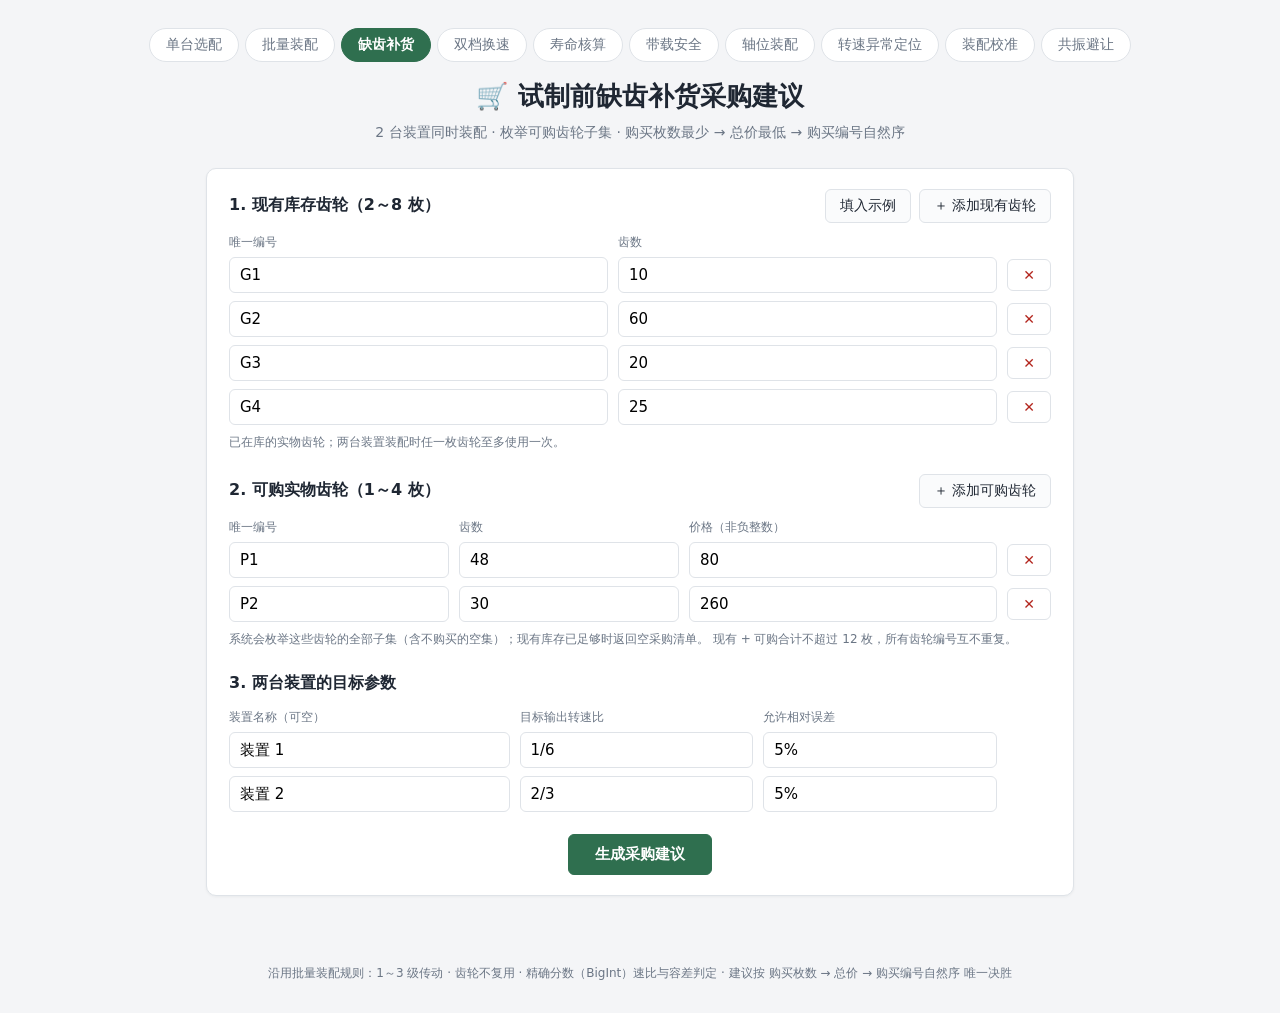
<file: public/procure.html>
<!DOCTYPE html>
<html lang="zh-CN">
<head>
  <meta charset="UTF-8" />
  <meta name="viewport" content="width=device-width, initial-scale=1.0" />
  <title>缺齿补货采购建议 · 齿轮组选配</title>
  <link rel="stylesheet" href="styles.css" />
</head>
<body>
  <header class="site-header">
    <nav class="top-nav">
      <a href="/">单台选配</a>
      <a href="/batch">批量装配</a>
      <a href="/procure" class="active">缺齿补货</a>
      <a href="/dual-speed">双档换速</a>
      <a href="/life">寿命核算</a>
      <a href="/torque">带载安全</a>
      <a href="/layout">轴位装配</a>
      <a href="/diagnose">转速异常定位</a>
      <a href="/phase-reset">装配校准</a>
      <a href="/resonance">共振避让</a>
    </nav>
    <h1>🛒 试制前缺齿补货采购建议</h1>
    <p class="subtitle">2 台装置同时装配 · 枚举可购齿轮子集 · 购买枚数最少 → 总价最低 → 购买编号自然序</p>
  </header>

  <main>
    <form id="procure-form" class="card">
      <section>
        <div class="section-head">
          <h2>1. 现有库存齿轮（2～8 枚）</h2>
          <div class="btn-row">
            <button type="button" id="btn-example" class="btn ghost">填入示例</button>
            <button type="button" id="btn-add-existing" class="btn ghost">＋ 添加现有齿轮</button>
          </div>
        </div>
        <div class="gear-grid-head">
          <span>唯一编号</span><span>齿数</span><span></span>
        </div>
        <div id="existing-rows"></div>
        <p class="muted">已在库的实物齿轮；两台装置装配时任一枚齿轮至多使用一次。</p>
      </section>

      <section>
        <div class="section-head">
          <h2>2. 可购实物齿轮（1～4 枚）</h2>
          <div class="btn-row">
            <button type="button" id="btn-add-buyable" class="btn ghost">＋ 添加可购齿轮</button>
          </div>
        </div>
        <div class="buyable-grid-head">
          <span>唯一编号</span><span>齿数</span><span>价格（非负整数）</span><span></span>
        </div>
        <div id="buyable-rows"></div>
        <p class="muted">
          系统会枚举这些齿轮的全部子集（含不购买的空集）；现有库存已足够时返回空采购清单。
          现有 + 可购合计不超过 12 枚，所有齿轮编号互不重复。
        </p>
      </section>

      <section>
        <h2>3. 两台装置的目标参数</h2>
        <div class="device-grid-head">
          <span>装置名称（可空）</span><span>目标输出转速比</span><span>允许相对误差</span><span></span>
        </div>
        <div id="device-rows"></div>
      </section>

      <div class="actions">
        <button type="submit" class="btn primary">生成采购建议</button>
      </div>

      <p id="form-error" class="alert error" hidden></p>
    </form>

    <section id="result-panel" class="card" hidden>
      <div class="section-head">
        <h2>4. 采购建议</h2>
        <span id="result-summary" class="summary"></span>
      </div>
      <p id="result-banner" class="alert" hidden></p>

      <div id="purchase-panel" hidden>
        <h3 class="block-title">建议购买清单（<span id="purchase-count">0</span> 枚，合计 <span id="purchase-price">0</span>）</h3>
        <div id="purchase-list" class="chip-list"></div>
      </div>

      <div id="device-results"></div>

      <div id="unused-panel" class="unused-panel" hidden>
        <h3>未使用齿轮（<span id="unused-count">0</span> 枚）</h3>
        <div id="unused-list" class="chip-list"></div>
      </div>
    </section>
  </main>

  <footer class="site-footer">
    <span>沿用批量装配规则：1～3 级传动 · 齿轮不复用 · 精确分数（BigInt）速比与容差判定 · 建议按 购买枚数 → 总价 → 购买编号自然序 唯一决胜</span>
  </footer>

  <script src="procure.js"></script>
</body>
</html>
</file>
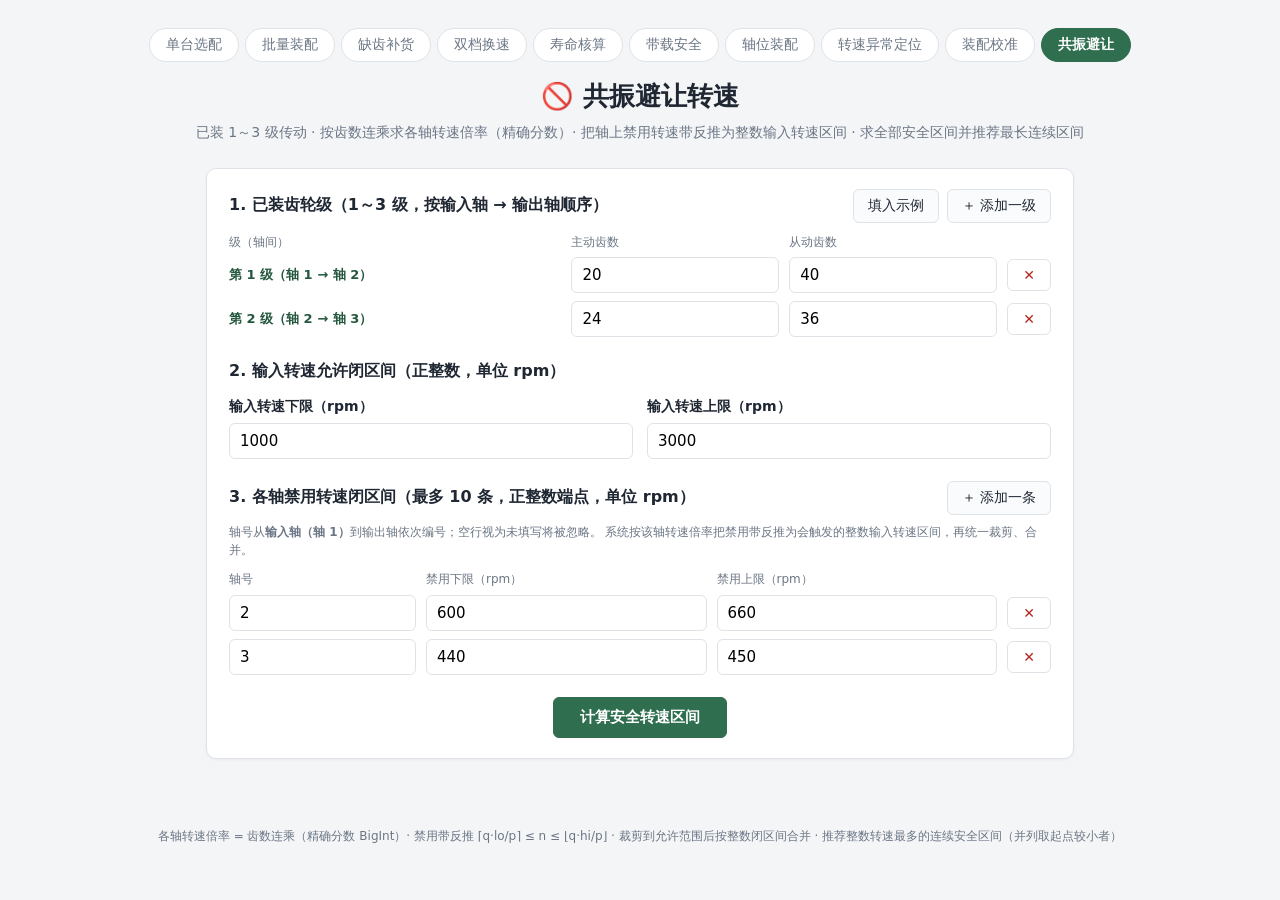
<file: public/resonance.html>
<!DOCTYPE html>
<html lang="zh-CN">
<head>
  <meta charset="UTF-8" />
  <meta name="viewport" content="width=device-width, initial-scale=1.0" />
  <title>共振避让转速 · 齿轮组选配</title>
  <link rel="stylesheet" href="styles.css" />
</head>
<body>
  <header class="site-header">
    <nav class="top-nav">
      <a href="/">单台选配</a>
      <a href="/batch">批量装配</a>
      <a href="/procure">缺齿补货</a>
      <a href="/dual-speed">双档换速</a>
      <a href="/life">寿命核算</a>
      <a href="/torque">带载安全</a>
      <a href="/layout">轴位装配</a>
      <a href="/diagnose">转速异常定位</a>
      <a href="/phase-reset">装配校准</a>
      <a href="/resonance" class="active">共振避让</a>
    </nav>
    <h1>🚫 共振避让转速</h1>
    <p class="subtitle">已装 1～3 级传动 · 按齿数连乘求各轴转速倍率（精确分数）· 把轴上禁用转速带反推为整数输入转速区间 · 求全部安全区间并推荐最长连续区间</p>
  </header>

  <main>
    <form id="resonance-form" class="card">
      <section>
        <div class="section-head">
          <h2>1. 已装齿轮级（1～3 级，按输入轴 → 输出轴顺序）</h2>
          <div class="btn-row">
            <button type="button" id="btn-example" class="btn ghost">填入示例</button>
            <button type="button" id="btn-stage-add" class="btn ghost">＋ 添加一级</button>
          </div>
        </div>
        <div class="stage-grid-head">
          <span>级（轴间）</span><span>主动齿数</span><span>从动齿数</span><span></span>
        </div>
        <div id="stage-rows"></div>
      </section>

      <section>
        <h2>2. 输入转速允许闭区间（正整数，单位 rpm）</h2>
        <div class="grid two">
          <label class="field">
            <span>输入转速下限（rpm）</span>
            <input id="input-min" type="number" min="1" max="1000000000000" step="1" value="1000" />
          </label>
          <label class="field">
            <span>输入转速上限（rpm）</span>
            <input id="input-max" type="number" min="1" max="1000000000000" step="1" value="3000" />
          </label>
        </div>
      </section>

      <section>
        <div class="section-head">
          <h2>3. 各轴禁用转速闭区间（最多 10 条，正整数端点，单位 rpm）</h2>
          <div class="btn-row">
            <button type="button" id="btn-rule-add" class="btn ghost">＋ 添加一条</button>
          </div>
        </div>
        <p class="muted">
          轴号从<strong>输入轴（轴 1）</strong>到输出轴依次编号；空行视为未填写将被忽略。
          系统按该轴转速倍率把禁用带反推为会触发的整数输入转速区间，再统一裁剪、合并。
        </p>
        <div class="forbid-grid-head">
          <span>轴号</span><span>禁用下限（rpm）</span><span>禁用上限（rpm）</span><span></span>
        </div>
        <div id="rule-rows"></div>
      </section>

      <div class="actions">
        <button type="submit" class="btn primary">计算安全转速区间</button>
      </div>

      <p id="form-error" class="alert error" hidden></p>
    </form>

    <section id="result-panel" class="card" hidden>
      <div class="section-head">
        <h2>4. 安全转速区间与推荐</h2>
        <span id="result-summary" class="summary"></span>
      </div>
      <p id="verdict-alert" class="alert" hidden></p>
      <div id="result-detail"></div>
    </section>
  </main>

  <footer class="site-footer">
    <span>各轴转速倍率 = 齿数连乘（精确分数 BigInt）· 禁用带反推 ⌈q·lo/p⌉ ≤ n ≤ ⌊q·hi/p⌋ · 裁剪到允许范围后按整数闭区间合并 · 推荐整数转速最多的连续安全区间（并列取起点较小者）</span>
  </footer>

  <script src="resonance.js"></script>
</body>
</html>
</file>
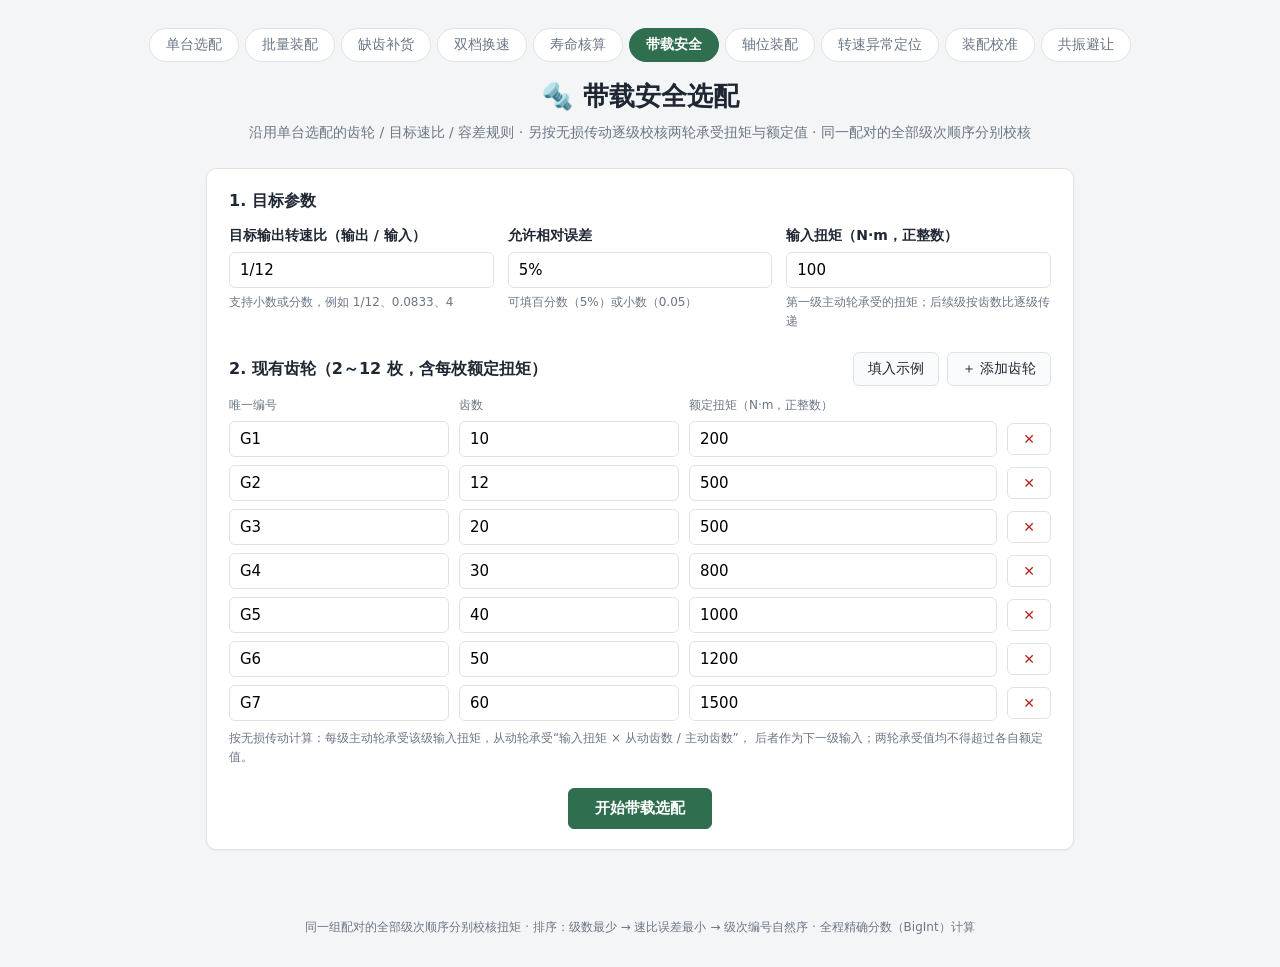
<file: public/torque.html>
<!DOCTYPE html>
<html lang="zh-CN">
<head>
  <meta charset="UTF-8" />
  <meta name="viewport" content="width=device-width, initial-scale=1.0" />
  <title>带载安全选配 · 齿轮组选配</title>
  <link rel="stylesheet" href="styles.css" />
</head>
<body>
  <header class="site-header">
    <nav class="top-nav">
      <a href="/">单台选配</a>
      <a href="/batch">批量装配</a>
      <a href="/procure">缺齿补货</a>
      <a href="/dual-speed">双档换速</a>
      <a href="/life">寿命核算</a>
      <a href="/torque" class="active">带载安全</a>
      <a href="/layout">轴位装配</a>
      <a href="/diagnose">转速异常定位</a>
      <a href="/phase-reset">装配校准</a>
      <a href="/resonance">共振避让</a>
    </nav>
    <h1>🔩 带载安全选配</h1>
    <p class="subtitle">沿用单台选配的齿轮 / 目标速比 / 容差规则 · 另按无损传动逐级校核两轮承受扭矩与额定值 · 同一配对的全部级次顺序分别校核</p>
  </header>

  <main>
    <form id="torque-form" class="card">
      <section>
        <h2>1. 目标参数</h2>
        <div class="grid three">
          <label class="field">
            <span>目标输出转速比（输出 / 输入）</span>
            <input id="target" name="target" value="1/12" placeholder="如 0.0833 或 1/12" required />
            <small>支持小数或分数，例如 1/12、0.0833、4</small>
          </label>
          <label class="field">
            <span>允许相对误差</span>
            <input id="tolerance" name="tolerance" value="5%" placeholder="如 5% 或 0.05" required />
            <small>可填百分数（5%）或小数（0.05）</small>
          </label>
          <label class="field">
            <span>输入扭矩（N·m，正整数）</span>
            <input id="input-torque" name="inputTorque" type="number" min="1" max="1000000000000" step="1" value="100" required />
            <small>第一级主动轮承受的扭矩；后续级按齿数比逐级传递</small>
          </label>
        </div>
      </section>

      <section>
        <div class="section-head">
          <h2>2. 现有齿轮（2～12 枚，含每枚额定扭矩）</h2>
          <div class="btn-row">
            <button type="button" id="btn-example" class="btn ghost">填入示例</button>
            <button type="button" id="btn-add" class="btn ghost">＋ 添加齿轮</button>
          </div>
        </div>
        <div class="rated-grid-head">
          <span>唯一编号</span><span>齿数</span><span>额定扭矩（N·m，正整数）</span><span></span>
        </div>
        <div id="gear-rows"></div>
        <p class="muted">
          按无损传动计算：每级主动轮承受该级输入扭矩，从动轮承受“输入扭矩 × 从动齿数 / 主动齿数”，
          后者作为下一级输入；两轮承受值均不得超过各自额定值。
        </p>
      </section>

      <div class="actions">
        <button type="submit" class="btn primary">开始带载选配</button>
      </div>

      <p id="form-error" class="alert error" hidden></p>
    </form>

    <section id="result-panel" class="card" hidden>
      <div class="section-head">
        <h2>3. 带载选配结果</h2>
        <span id="result-summary" class="summary"></span>
      </div>
      <p id="no-solution" class="alert" hidden></p>
      <p id="truncated-note" class="muted" hidden></p>
      <div id="result-list"></div>
    </section>
  </main>

  <footer class="site-footer">
    <span>同一组配对的全部级次顺序分别校核扭矩 · 排序：级数最少 → 速比误差最小 → 级次编号自然序 · 全程精确分数（BigInt）计算</span>
  </footer>

  <script src="torque.js"></script>
</body>
</html>
</file>
<file: public/styles.css>
:root {
  --bg: #f4f5f7;
  --card: #ffffff;
  --ink: #1f2733;
  --muted: #6b7685;
  --line: #dfe3e8;
  --brand: #2f6f4f;
  --brand-dark: #24573e;
  --accent: #e8f3ec;
  --danger: #b3261e;
  --danger-bg: #fdecea;
  --warn: #8a5a00;
  --warn-bg: #fff6e0;
  --radius: 10px;
}

* { box-sizing: border-box; }

body {
  margin: 0;
  font-family: "PingFang SC", "Microsoft YaHei", "Noto Sans CJK SC", system-ui, sans-serif;
  background: var(--bg);
  color: var(--ink);
  line-height: 1.55;
}

.site-header {
  padding: 28px 20px 12px;
  text-align: center;
}
.site-header h1 { margin: 0 0 6px; font-size: 26px; }
.subtitle { margin: 0; color: var(--muted); font-size: 14px; }

.top-nav {
  display: flex;
  justify-content: center;
  gap: 6px;
  margin-bottom: 14px;
}
.top-nav a {
  padding: 5px 16px;
  border-radius: 999px;
  border: 1px solid var(--line);
  background: #fff;
  color: var(--muted);
  text-decoration: none;
  font-size: 14px;
}
.top-nav a:hover { border-color: #b9c1cc; color: var(--ink); }
.top-nav a.active {
  background: var(--brand);
  border-color: var(--brand);
  color: #fff;
  font-weight: 600;
}

main {
  max-width: 900px;
  margin: 0 auto;
  padding: 12px 16px 40px;
}

.card {
  background: var(--card);
  border: 1px solid var(--line);
  border-radius: var(--radius);
  padding: 20px 22px;
  margin-bottom: 18px;
  box-shadow: 0 1px 3px rgba(20, 30, 40, 0.05);
}

h2 { font-size: 16px; margin: 0 0 12px; }

.grid.two {
  display: grid;
  grid-template-columns: 1fr 1fr;
  gap: 14px;
}
.grid.three {
  display: grid;
  grid-template-columns: 1fr 1fr 1fr;
  gap: 14px;
}
@media (max-width: 640px) {
  .grid.two, .grid.three { grid-template-columns: 1fr; }
}

.field { display: flex; flex-direction: column; gap: 5px; }
.field > span { font-size: 14px; font-weight: 600; }
.field small { color: var(--muted); font-size: 12px; }

input[type="text"], input[type="number"], input:not([type]) {
  width: 100%;
  padding: 8px 10px;
  border: 1px solid var(--line);
  border-radius: 6px;
  font-size: 15px;
  font-family: inherit;
}
input:focus { outline: 2px solid var(--brand); outline-offset: 0; border-color: var(--brand); }

section + section { margin-top: 22px; }

.section-head {
  display: flex;
  align-items: center;
  justify-content: space-between;
  gap: 12px;
  flex-wrap: wrap;
}
.section-head h2 { margin: 0; }

.btn-row { display: flex; gap: 8px; }

.btn {
  border-radius: 6px;
  padding: 7px 14px;
  font-size: 14px;
  cursor: pointer;
  border: 1px solid var(--line);
  background: #fff;
  color: var(--ink);
  font-family: inherit;
}
.btn:hover { border-color: #b9c1cc; }
.btn.ghost { background: #fafbfc; }
.btn.primary {
  background: var(--brand);
  border-color: var(--brand);
  color: #fff;
  font-weight: 600;
  padding: 10px 26px;
  font-size: 15px;
}
.btn.primary:hover { background: var(--brand-dark); }
.btn.danger-ghost { color: var(--danger); }

.gear-grid-head,
.gear-row {
  display: grid;
  grid-template-columns: 1fr 1fr 44px;
  gap: 10px;
  align-items: center;
}
.gear-grid-head {
  margin: 10px 0 6px;
  font-size: 12px;
  color: var(--muted);
}
.gear-row { margin-bottom: 8px; }

.actions { margin-top: 22px; text-align: center; }

.alert {
  margin-top: 14px;
  padding: 10px 14px;
  border-radius: 6px;
  font-size: 14px;
}
.alert.error { background: var(--danger-bg); color: var(--danger); border: 1px solid #f3c2bd; }
.alert.warn { background: var(--warn-bg); color: var(--warn); border: 1px solid #f0ddaa; }
.alert.ok { background: var(--accent); color: var(--brand-dark); border: 1px solid #a9d3bb; }

.muted { color: var(--muted); font-size: 12px; margin: 8px 0 0; }

.summary { font-size: 13px; color: var(--muted); }

.solution {
  border: 1px solid var(--line);
  border-radius: 8px;
  padding: 14px 16px;
  margin-top: 12px;
}
.solution.best { border-color: var(--brand); background: var(--accent); }

.solution-head {
  display: flex;
  justify-content: space-between;
  align-items: baseline;
  gap: 10px;
  flex-wrap: wrap;
  margin-bottom: 8px;
}
.solution-title { font-weight: 700; font-size: 15px; }
.badge {
  display: inline-block;
  font-size: 12px;
  font-weight: 600;
  padding: 1px 8px;
  border-radius: 999px;
  background: var(--brand);
  color: #fff;
  margin-right: 6px;
}
.solution-meta { font-size: 13px; color: var(--muted); }
.solution-meta strong { color: var(--ink); }

table.pairs { width: 100%; border-collapse: collapse; margin-top: 6px; font-size: 14px; }
table.pairs th, table.pairs td {
  border: 1px solid var(--line);
  padding: 6px 10px;
  text-align: center;
}
table.pairs th { background: #f0f2f5; font-weight: 600; }
.gear-id { font-family: ui-monospace, SFMono-Regular, Menlo, Consolas, monospace; }
.frac { font-family: ui-monospace, SFMono-Regular, Menlo, Consolas, monospace; white-space: nowrap; }

.site-footer {
  text-align: center;
  color: var(--muted);
  font-size: 12px;
  padding: 10px 0 30px;
}

/* ---------------- 批量装配 ---------------- */

.device-grid-head,
.device-row {
  display: grid;
  grid-template-columns: 1.2fr 1fr 1fr 44px;
  gap: 10px;
  align-items: center;
}
.device-grid-head {
  margin: 10px 0 6px;
  font-size: 12px;
  color: var(--muted);
}
.device-row { margin-bottom: 8px; }
@media (max-width: 640px) {
  .device-grid-head,
  .device-row { grid-template-columns: 1fr 1fr; }
}

.solution.miss { border-color: #e5c07b; background: var(--warn-bg); }

.badge.badge-ok { background: var(--brand); }
.badge.badge-miss {
  background: var(--warn);
}

.unused-panel { margin-top: 18px; }
.unused-panel h3 { font-size: 14px; margin: 0 0 8px; }
.chip-list { display: flex; flex-wrap: wrap; gap: 8px; }
.chip {
  display: inline-block;
  padding: 3px 12px;
  border-radius: 999px;
  border: 1px solid var(--line);
  background: #fafbfc;
  font-size: 13px;
  font-family: ui-monospace, SFMono-Regular, Menlo, Consolas, monospace;
}
.chip-buy {
  border-color: var(--brand);
  background: var(--accent);
  color: var(--brand-dark);
  font-weight: 600;
}

/* ---------------- 缺齿补货采购建议 ---------------- */

.buyable-grid-head,
.buyable-row {
  display: grid;
  grid-template-columns: 1fr 1fr 1.4fr 44px;
  gap: 10px;
  align-items: center;
}
.buyable-grid-head {
  margin: 10px 0 6px;
  font-size: 12px;
  color: var(--muted);
}
.buyable-row { margin-bottom: 8px; }
@media (max-width: 640px) {
  .buyable-grid-head,
  .buyable-row { grid-template-columns: 1fr 1fr; }
}

.block-title { font-size: 14px; margin: 16px 0 8px; }

/* ---------------- 带载安全选配 ---------------- */

.rated-grid-head,
.rated-row {
  display: grid;
  grid-template-columns: 1fr 1fr 1.4fr 44px;
  gap: 10px;
  align-items: center;
}
.rated-grid-head {
  margin: 10px 0 6px;
  font-size: 12px;
  color: var(--muted);
}
.rated-row { margin-bottom: 8px; }
@media (max-width: 640px) {
  .rated-grid-head,
  .rated-row { grid-template-columns: 1fr 1fr; }
}

table.torque-table th, table.torque-table td { text-align: left; vertical-align: middle; }
.torque-val { font-size: 13px; white-space: nowrap; }
.torque-rated { color: var(--muted); font-size: 12px; margin-top: 2px; }
.badge.badge-limit {
  background: var(--warn);
  font-size: 11px;
  padding: 0 6px;
}

/* ---------------- 轴位装配 ---------------- */

.axis-grid-head,
.axis-row {
  display: grid;
  grid-template-columns: 1.1fr 1fr 1.6fr 44px;
  gap: 10px;
  align-items: center;
}
.axis-grid-head {
  margin: 10px 0 6px;
  font-size: 12px;
  color: var(--muted);
}
.axis-row { margin-bottom: 8px; }
.axis-index { font-size: 13px; font-weight: 600; color: var(--brand-dark); white-space: nowrap; }
@media (max-width: 640px) {
  .axis-grid-head,
  .axis-row { grid-template-columns: 1fr 1fr; }
}

.meshing-no { color: var(--danger); font-weight: 600; }

.shafts-panel { margin-top: 16px; }
table.shaft-table th, table.shaft-table td { text-align: left; vertical-align: middle; }
.mount-cell { min-width: 240px; }
.mount-item { padding: 2px 0; }
.mount-item + .mount-item { border-top: 1px dashed var(--line); }

.solution.best-warn { border-color: #e5c07b; background: var(--warn-bg); }
.badge.badge-warn { background: var(--warn); }

/* ---------------- 转速异常定位 ---------------- */

.stage-grid-head,
.stage-row {
  display: grid;
  grid-template-columns: 1.6fr 1fr 1fr 44px;
  gap: 10px;
  align-items: center;
}
.stage-grid-head {
  margin: 10px 0 6px;
  font-size: 12px;
  color: var(--muted);
}
.stage-row { margin-bottom: 8px; }
.stage-index { font-size: 13px; font-weight: 600; color: var(--brand-dark); white-space: nowrap; }
@media (max-width: 640px) {
  .stage-grid-head,
  .stage-row { grid-template-columns: 1fr 1fr; }
}

.obs-card {
  border: 1px solid var(--line);
  border-radius: 8px;
  padding: 12px 14px;
  margin-top: 12px;
  background: #fafbfc;
}
.obs-head {
  display: flex;
  align-items: center;
  gap: 12px;
  flex-wrap: wrap;
  margin-bottom: 8px;
}
.obs-head .obs-name-input { flex: 1 1 200px; }
.obs-axis-hint { font-size: 12px; }

.reading-grid-head,
.reading-row {
  display: grid;
  grid-template-columns: 0.8fr 1.4fr 1.4fr 44px;
  gap: 10px;
  align-items: center;
}
.reading-grid-head {
  margin: 6px 0 4px;
  font-size: 12px;
  color: var(--muted);
}
.reading-row { margin-bottom: 8px; }
@media (max-width: 640px) {
  .reading-grid-head,
  .reading-row { grid-template-columns: 1fr 1fr; }
}

.obs-result {
  border-top: 1px dashed var(--line);
  margin-top: 16px;
  padding-top: 4px;
}

.diag-tag {
  display: inline-block;
  font-size: 12px;
  font-weight: 600;
  padding: 2px 10px;
  border-radius: 999px;
  white-space: nowrap;
}
.diag-tag-suspect { background: var(--warn); color: #fff; }
.diag-tag-amb { background: #f0ddaa; color: var(--warn); }
.diag-tag-out { background: #eceff3; color: var(--muted); }
.diag-ok { color: var(--brand-dark); font-weight: 600; }
.diag-bad { color: var(--danger); font-weight: 600; }
table.diag-cand-table td { vertical-align: middle; }

/* ---------------- 共振避让转速 ---------------- */

.forbid-grid-head,
.forbid-row {
  display: grid;
  grid-template-columns: 0.8fr 1.2fr 1.2fr 44px;
  gap: 10px;
  align-items: center;
}
.forbid-grid-head {
  margin: 10px 0 6px;
  font-size: 12px;
  color: var(--muted);
}
.forbid-row { margin-bottom: 8px; }
@media (max-width: 640px) {
  .forbid-grid-head,
  .forbid-row { grid-template-columns: 1fr 1fr; }
}

/* ---------------- 装配校准 ---------------- */

.phase-grid-head,
.phase-row {
  display: grid;
  grid-template-columns: 1.6fr 1fr;
  gap: 10px;
  align-items: center;
}
.phase-grid-head {
  margin: 10px 0 6px;
  font-size: 12px;
  color: var(--muted);
}
.phase-row { margin-bottom: 8px; }
.phase-axis { font-size: 13px; font-weight: 600; color: var(--brand-dark); white-space: nowrap; }
.phase-big { font-size: 22px; color: var(--brand-dark); }
@media (max-width: 640px) {
  .phase-grid-head,
  .phase-row { grid-template-columns: 1fr; }
}

/* ---------------- 双档寿命核算 ---------------- */

a.btn { text-decoration: none; display: inline-block; }

.life-grid-head,
.life-row {
  display: grid;
  grid-template-columns: 1.8fr 1fr;
  gap: 10px;
  align-items: center;
}
.life-grid-head {
  margin: 10px 0 6px;
  font-size: 12px;
  color: var(--muted);
}
.life-row { margin-bottom: 8px; }
.life-gear { font-size: 14px; }
.life-gear .roles { color: var(--muted); font-size: 12px; }
@media (max-width: 640px) {
  .life-grid-head,
  .life-row { grid-template-columns: 1fr; }
}

.life-round-cell { font-family: ui-monospace, SFMono-Regular, Menlo, Consolas, monospace; }
.badge.badge-life { background: var(--danger); font-size: 11px; padding: 0 6px; }
</file>
